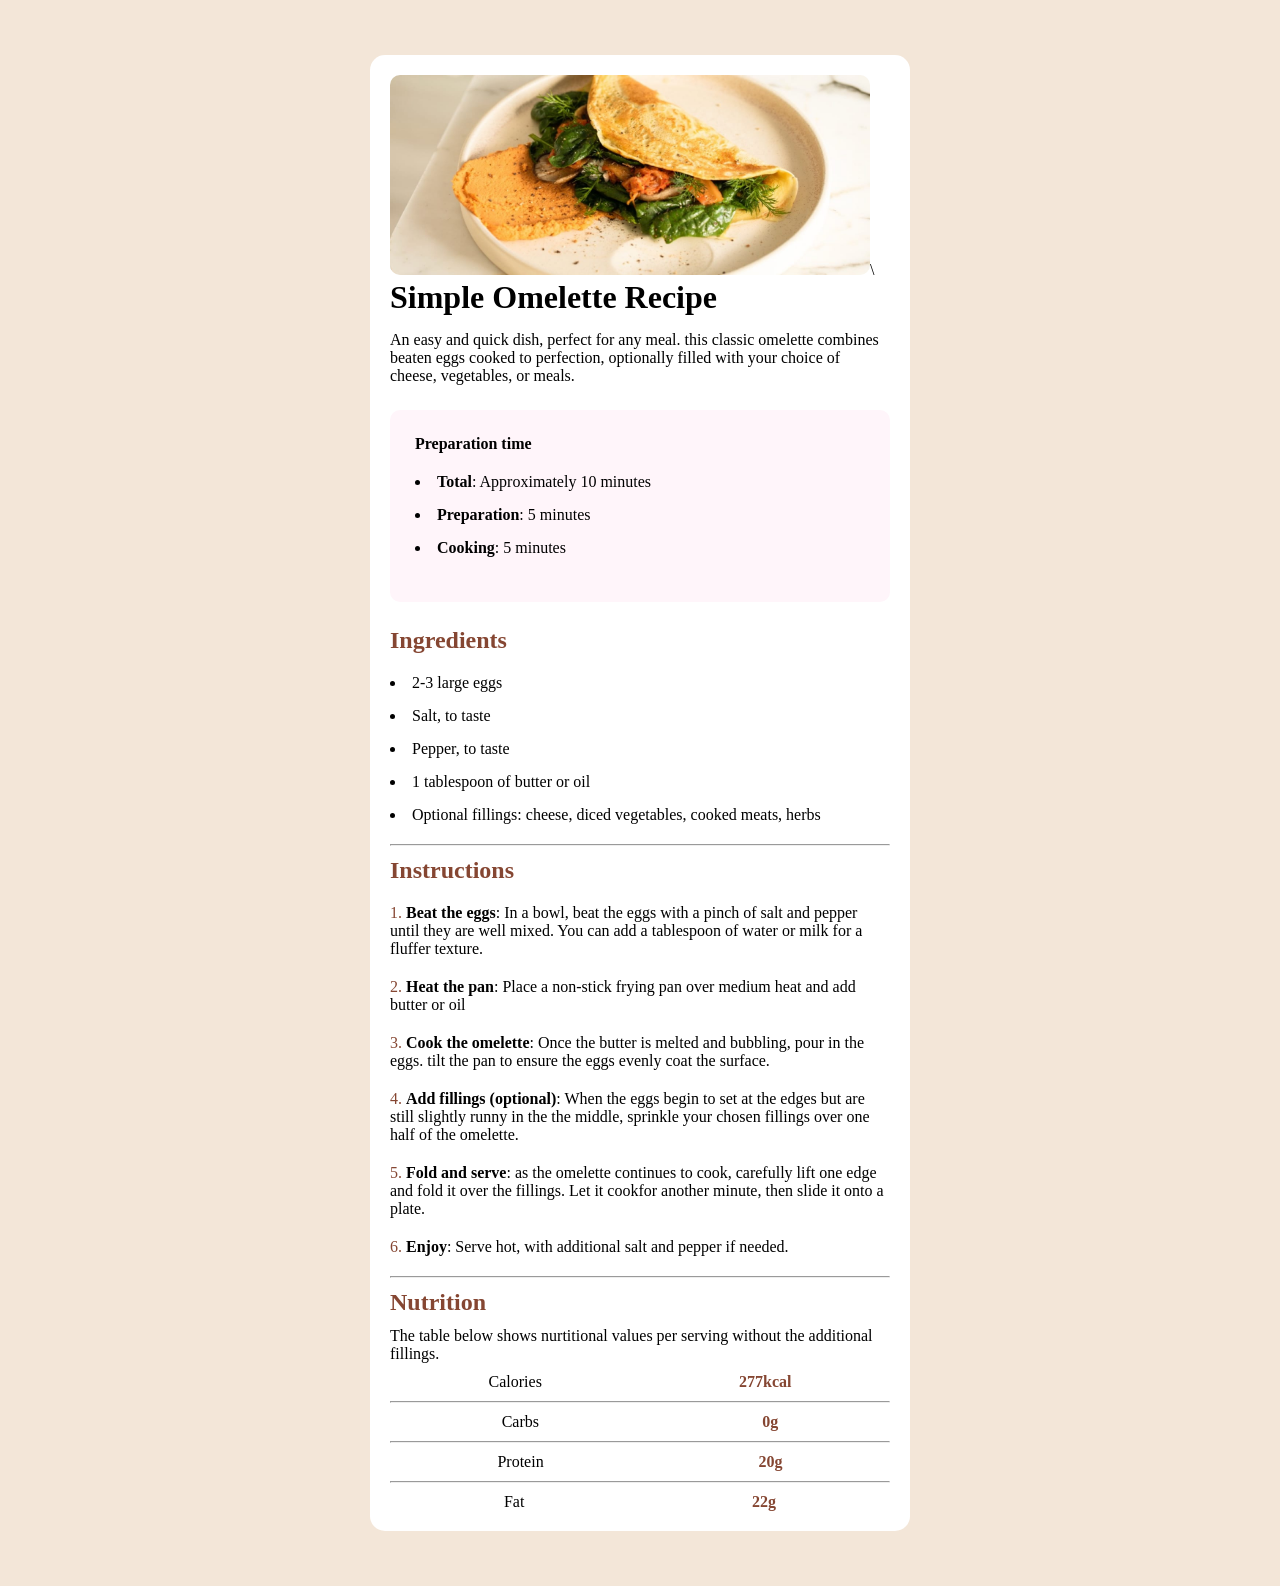
<file: index.html>
<!doctype html>
<html lang="en">
  <head>
    <meta charset="UTF-8" />
    <meta name="viewport" content="width=device-width, initial-scale=1.0" />
    <link rel="stylesheet" href="./style.css" />
    <link
      rel="shortcut icon"
      href='ima/image-omelette.jpeg'
    />
    <title>Food Preparation</title>
  </head>

  <body>
    <div class="Frost">
      <img src="ima/image-omelette.jpeg" alt="" />\
      
        <div class="Food-Prep">
          <h1>Simple Omelette Recipe</h1>
          <p>
            An easy and quick dish, perfect for any meal. this classic omelette
            combines beaten eggs cooked to perfection, optionally filled with
            your choice of cheese, vegetables, or meals.
          </p>
          <div class="Prep-time">
            <h4>Preparation time</h4>
            <ul>
              <li><b>Total</b>: Approximately 10 minutes</li>
              <li><b>Preparation</b>: 5 minutes</li>
              <li><b>Cooking</b>: 5 minutes</li>
            </ul>
          </div>
          <h2>Ingredients</h2>
          <ul>
            <li>2-3 large eggs</li>
            <li>Salt, to taste</li>
            <li>Pepper, to taste</li>
            <li>1 tablespoon of butter or oil</li>
            <li>
              Optional fillings: cheese, diced vegetables, cooked meats, herbs
            </li>
          </ul>
          <hr />
          <h2 class="Dig">Instructions</h2>
          <ol>
            <li>
              <b>Beat the eggs</b>: In a bowl, beat the eggs with a pinch of
              salt and pepper until they are well mixed. You can add a
              tablespoon of water or milk for a fluffer texture.
            </li>
            <li>
              <b>Heat the pan</b>: Place a non-stick frying pan over medium heat
              and add butter or oil
            </li>
            <li>
              <b>Cook the omelette</b>: Once the butter is melted and bubbling,
              pour in the eggs. tilt the pan to ensure the eggs evenly coat the
              surface.
            </li>
            <li>
              <b>Add fillings (optional)</b>: When the eggs begin to set at the
              edges but are still slightly runny in the the middle, sprinkle
              your chosen fillings over one half of the omelette.
            </li>
            <li>
              <b>Fold and serve</b>: as the omelette continues to cook,
              carefully lift one edge and fold it over the fillings. Let it
              cookfor another minute, then slide it onto a plate.
            </li>
            <li>
              <b>Enjoy</b>: Serve hot, with additional salt and pepper if
              needed.
            </li>
          </ol>
          <hr />
          <h2 class="Barry">Nutrition</h2>
          <p class="Iris">
            The table below shows nurtitional values per serving without the
            additional fillings.
          </p>
          <div class="Cisco">
            <p class="Zoom">Calories</p>
            <p class="Nora"><b>277kcal</b></p>
          </div>
          <hr />

          <div class="Wells">
            <p>Carbs</p>
            <p class="Nora"><b>0g</b></p>
          </div>
          <hr />

          <div class="Joe">
            <p>Protein</p>
            <p class="Nora"><b>20g</b></p>
          </div>
          <hr />

          <div class="Ralfh">
            <p>Fat</p>
            <p class="Nora"><b>22g</b></p>
          </div>
        </div>
      
    </div>
  </body>
</html>
</file>
<file: style.css>
*{
    padding: 0;
    margin: 0;
}
img{height: 200px; width: 100vw;}
.Food-Prep{margin:30px 45px;}
.Prep-time{background-color: #fff5fa;
padding: 25px; border-radius: 10px; margin: 25px 0; }
.Jennie li::marker{color: #7b284f;}
.Jennie li{list-style-position: inside; padding: 10px;}
h2{color: #854632;}

ul,ol li{list-style-position: inside; margin: 20px 0px; }

.Dig{margin-top: 11px;}
ol li::marker{color: #854632;} 


.Barry{margin: 11px 0
    ;}
.Iris{margin-bottom: 10px;}

.Nora{color: #854632;}
.Cisco{display: flex;
justify-content: space-around; margin-bottom: 10px;}


.Wells{display: flex;
justify-content: space-around; margin: 10px 0;}


.Joe{display: flex;
justify-content: space-around; margin: 10px 0;}

.Ralfh{display: flex;
justify-content: space-around; margin-top: 10px;}

@media screen and (min-width: 1000px){


body{
    display: flex;
    margin: 50px 0;
    justify-content: center;
    background-color:#f3e6d8;
}
.Food-Prep{margin:0;}

.Frost{width: 500px ; margin: 5px 10px;
    background-color: 
    white;
    padding:20px;
    border-radius: 15px;
    
}
h1{margin-bottom: 15px;}
li{margin-bottom: 15px;}
img{
    width: 480px;
    border-radius: 10px;


}
}
</file>
